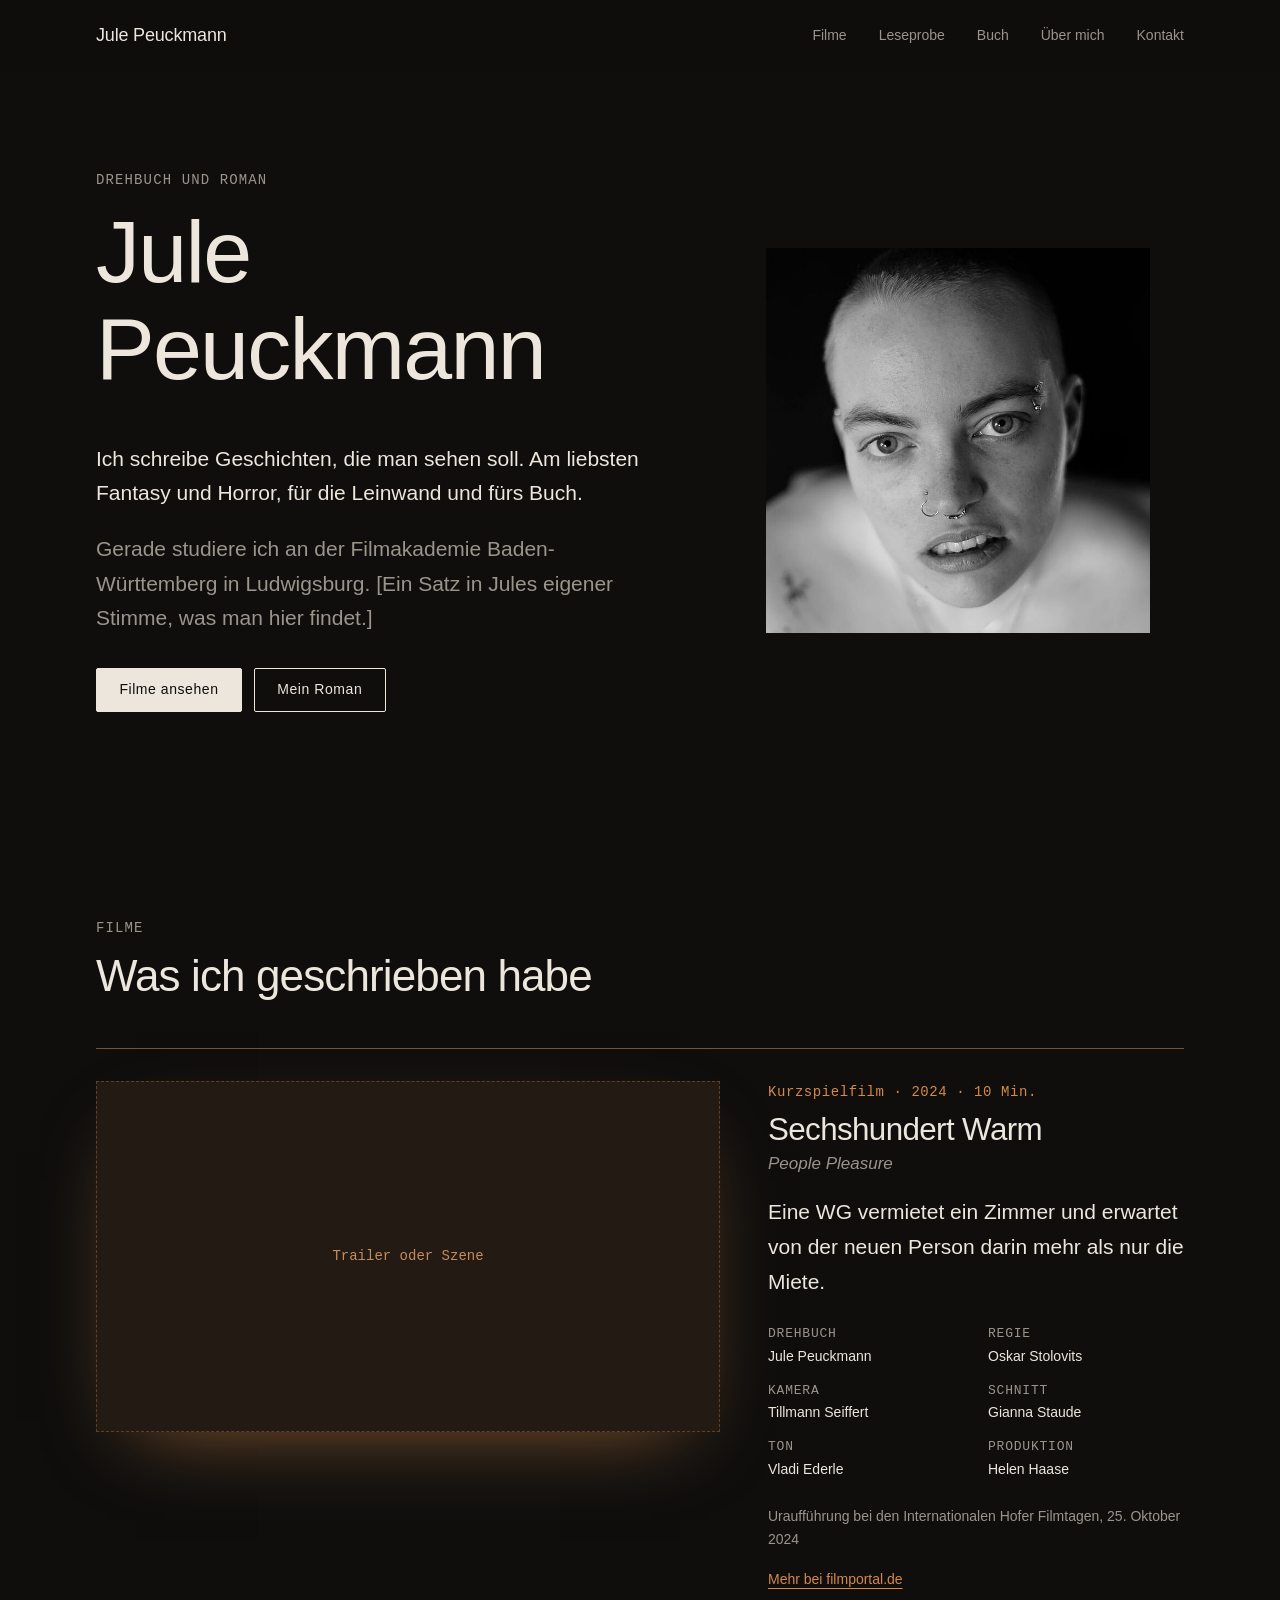
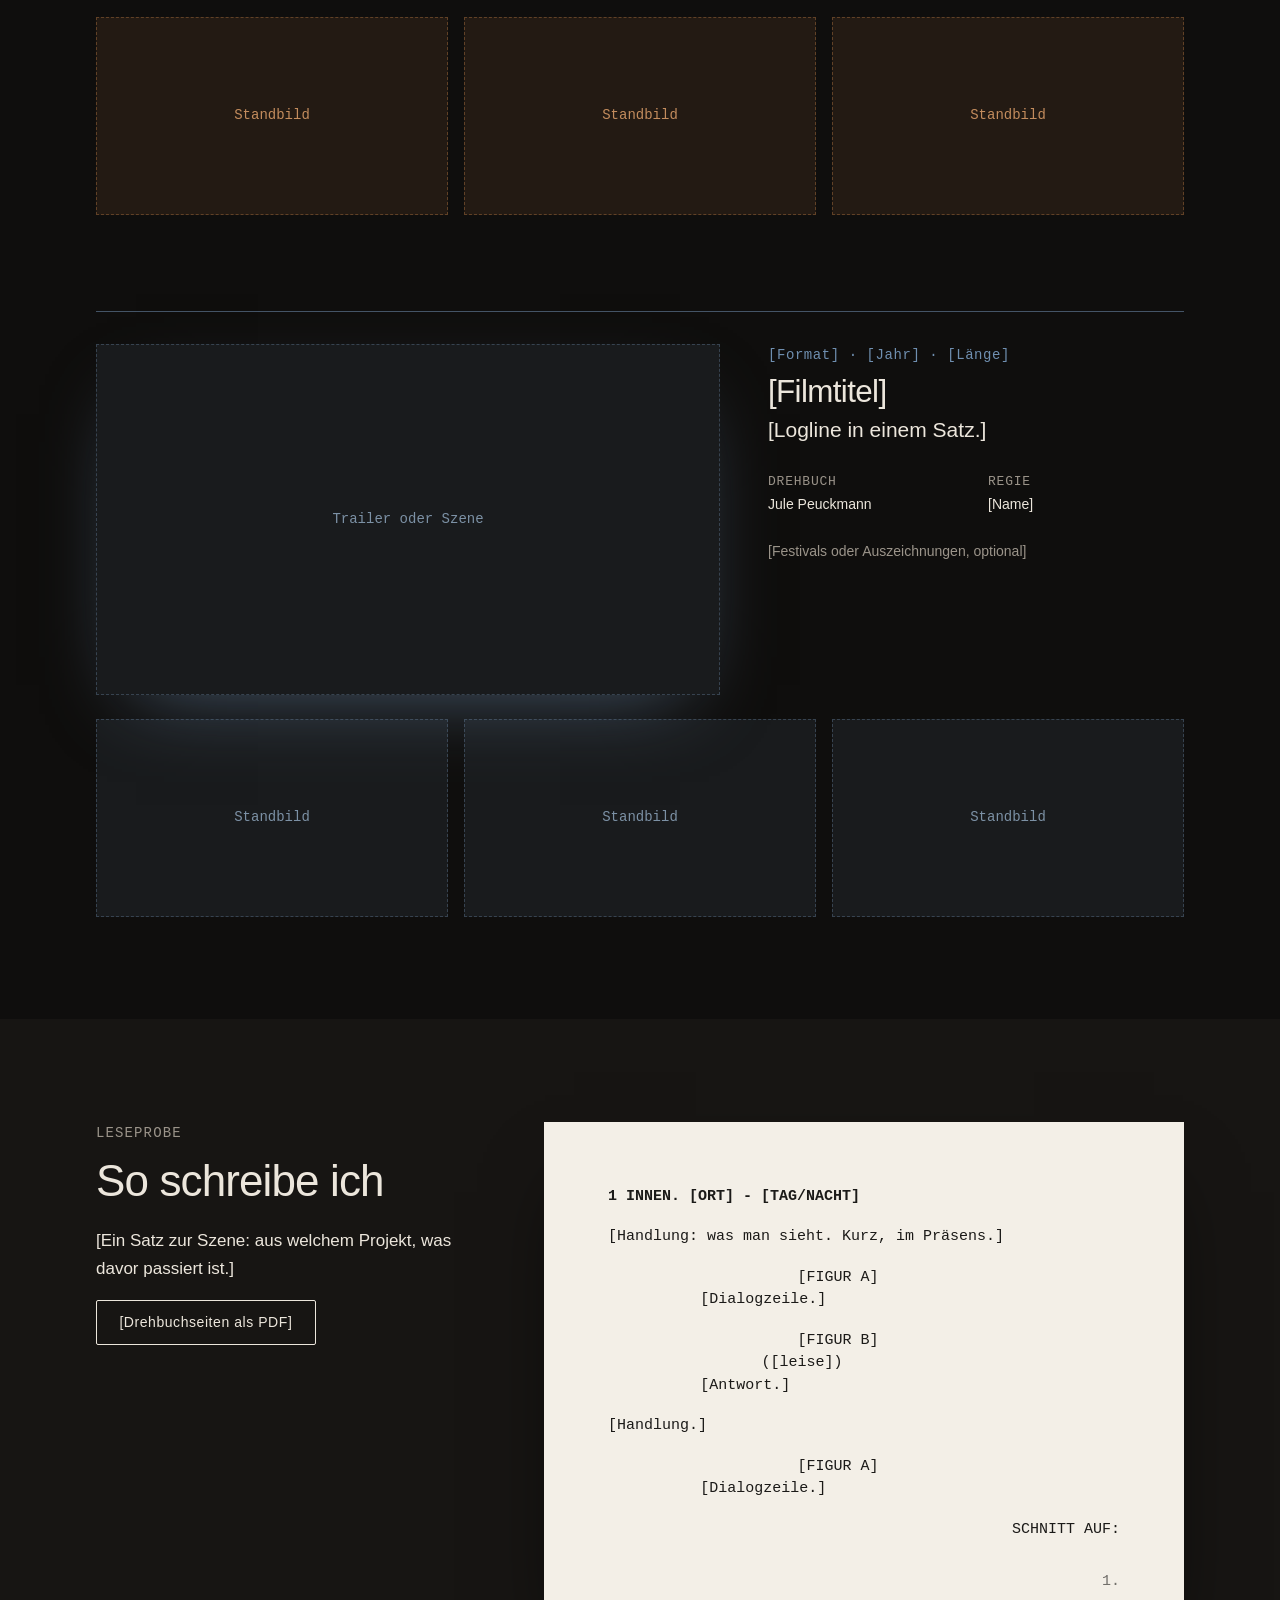
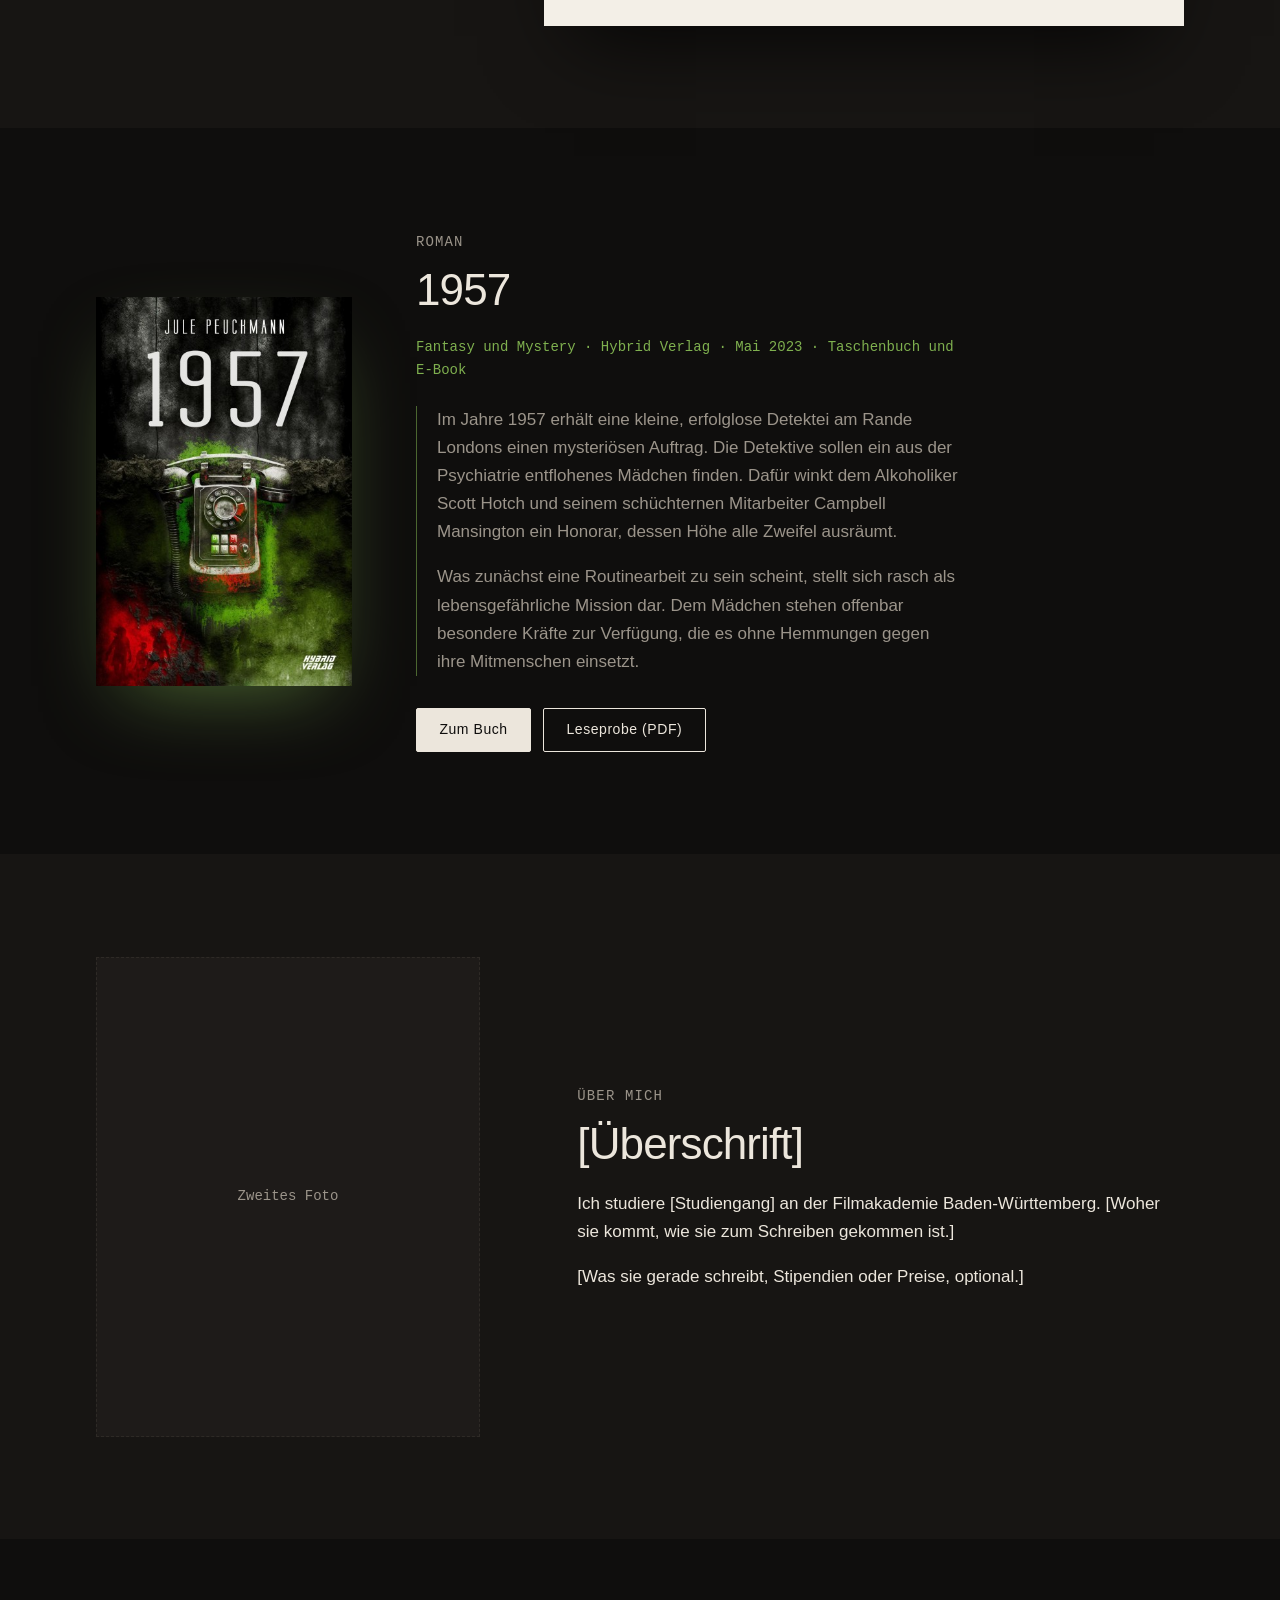
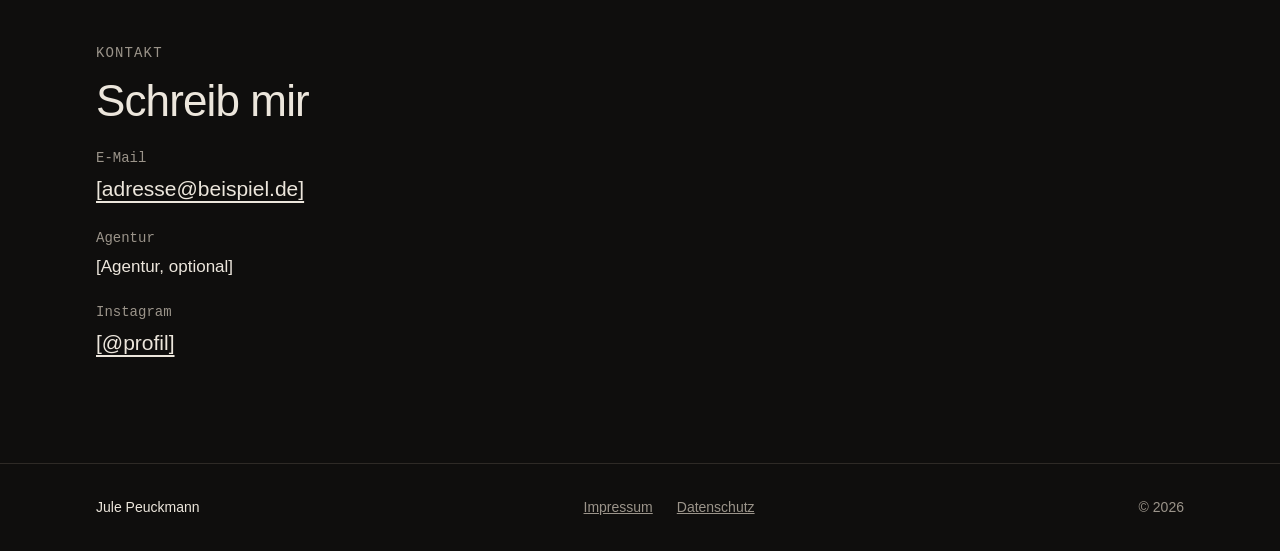
<file: index.html>
<!DOCTYPE html>
<html lang="de">
<head>
  <meta charset="UTF-8">
  <meta name="viewport" content="width=device-width, initial-scale=1.0">
  <title>Jule Peuckmann | Drehbuch</title>
  <meta name="description" content="Jule Peuckmann schreibt Drehbücher und studiert an der Filmakademie Baden-Württemberg. Filme, Leseprobe, Buch und Kontakt.">
  <meta name="theme-color" content="#0f0e0d">
  <meta property="og:title" content="Jule Peuckmann | Drehbuch">
  <meta property="og:description" content="Filme, Drehbuchseiten und ein Buch von Jule Peuckmann.">
  <meta property="og:type" content="website">
  <link rel="icon" href="favicon.svg" type="image/svg+xml">
  <link rel="stylesheet" href="assets/css/style.css?v=20261120-1">
  <script>document.documentElement.classList.add("js");</script>
  <script src="assets/js/main.js?v=20261120-1" defer></script>
</head>
<body>
  <a class="skip-link" href="#inhalt">Zum Inhalt springen</a>

  <!-- Header ============================================================ -->
  <header class="site-header">
    <div class="container header-inner">
      <a class="brand" href="#top">Jule Peuckmann</a>

      <nav class="nav" aria-label="Hauptnavigation">
        <a href="#filme">Filme</a>
        <a href="#leseprobe">Leseprobe</a>
        <a href="#buch">Buch</a>
        <a href="#ueber-mich">Über mich</a>
        <a href="#kontakt">Kontakt</a>
      </nav>

      <button class="menu-toggle" type="button" aria-expanded="false" aria-controls="mobile-menu" aria-label="Menü öffnen">
        <span></span>
        <span></span>
      </button>
    </div>
  </header>

  <div class="mobile-menu" id="mobile-menu" aria-hidden="true">
    <ul>
      <li><a href="#filme">Filme</a></li>
      <li><a href="#leseprobe">Leseprobe</a></li>
      <li><a href="#buch">Buch</a></li>
      <li><a href="#ueber-mich">Über mich</a></li>
      <li><a href="#kontakt">Kontakt</a></li>
    </ul>
  </div>

  <main id="top">
    <div id="inhalt"></div>

    <!-- Start: persönlich, wie ein kurzer Brief ========================== -->
    <section class="hero" aria-label="Einleitung">
      <div class="container hero__grid">
        <div class="hero__content">
          <p class="eyebrow reveal">Drehbuch und Roman</p>
          <h1 class="hero__title reveal">Jule Peuckmann</h1>
          <div class="hero__letter reveal">
            <p>Ich schreibe Geschichten, die man sehen soll. Am liebsten Fantasy und Horror, für die Leinwand und fürs Buch.</p>
            <p>Gerade studiere ich an der Filmakademie Baden-Württemberg in Ludwigsburg. [Ein Satz in Jules eigener Stimme, was man hier findet.]</p>
          </div>
          <div class="hero__actions reveal">
            <a class="btn btn--solid" href="#filme">Filme ansehen</a>
            <a class="btn" href="#buch">Mein Roman</a>
          </div>
        </div>
        <figure class="hero__media reveal">
          <img src="assets/images/jule-peuckmann.jpg" alt="Porträt von Jule Peuckmann in Schwarzweiß" width="700" height="701">
        </figure>
      </div>
    </section>

    <!-- Filme =============================================================
         Pro Film ein <article class="film">, neuester zuerst.
         Jeder Film hat seine eigene Stimmungsfarbe: style="--film: #...".
         Trailer oder Szene als eigene Datei (assets/video/*.mp4, H.264,
         etwa 720p) mit Standbild als poster. Kein YouTube/Vimeo ohne
         Anpassung von datenschutz.html (siehe CLAUDE.md). -->
    <section class="section" id="filme" aria-labelledby="filme-titel">
      <div class="container">
        <header class="section__head reveal">
          <p class="eyebrow">Filme</p>
          <h2 id="filme-titel">Was ich geschrieben habe</h2>
        </header>

        <div class="films">

          <article class="film reveal" style="--film: #d4894a;" aria-labelledby="film-600">
            <div class="film__media">
              <!-- <video controls preload="none" playsinline poster="assets/images/sechshundert-warm-still-1.jpg" width="1280" height="720">
                     <source src="assets/video/sechshundert-warm-trailer.mp4" type="video/mp4">
                   </video> -->
              <div class="placeholder placeholder--wide" aria-hidden="true">Trailer oder Szene</div>
            </div>
            <div class="film__body">
              <p class="film__meta">Kurzspielfilm · 2024 · 10 Min.</p>
              <h3 class="film__title" id="film-600">Sechshundert Warm</h3>
              <p class="film__alt">People Pleasure</p>
              <!-- Logline aus der Filmportal-Beschreibung abgeleitet, von Jule bestätigen oder ersetzen lassen. -->
              <p class="film__logline">Eine WG vermietet ein Zimmer und erwartet von der neuen Person darin mehr als nur die Miete.</p>
              <dl class="credits">
                <div><dt>Drehbuch</dt><dd>Jule Peuckmann</dd></div>
                <div><dt>Regie</dt><dd>Oskar Stolovits</dd></div>
                <div><dt>Kamera</dt><dd>Tillmann Seiffert</dd></div>
                <div><dt>Schnitt</dt><dd>Gianna Staude</dd></div>
                <div><dt>Ton</dt><dd>Vladi Ederle</dd></div>
                <div><dt>Produktion</dt><dd>Helen Haase</dd></div>
              </dl>
              <p class="film__festival">Uraufführung bei den Internationalen Hofer Filmtagen, 25. Oktober 2024</p>
              <a class="text-link" href="https://www.filmportal.de/en/node/2174465" target="_blank" rel="noopener noreferrer">Mehr bei filmportal.de</a>
            </div>
            <ul class="stills" aria-label="Standbilder">
              <!-- <li><img src="assets/images/sechshundert-warm-still-2.jpg" alt="..." width="1280" height="720" loading="lazy"></li> -->
              <li><div class="placeholder placeholder--wide" aria-hidden="true">Standbild</div></li>
              <li><div class="placeholder placeholder--wide" aria-hidden="true">Standbild</div></li>
              <li><div class="placeholder placeholder--wide" aria-hidden="true">Standbild</div></li>
            </ul>
          </article>

          <article class="film reveal" style="--film: #6f8fb0;" aria-labelledby="film-2">
            <div class="film__media">
              <div class="placeholder placeholder--wide" aria-hidden="true">Trailer oder Szene</div>
            </div>
            <div class="film__body">
              <p class="film__meta">[Format] · [Jahr] · [Länge]</p>
              <h3 class="film__title" id="film-2">[Filmtitel]</h3>
              <p class="film__logline">[Logline in einem Satz.]</p>
              <dl class="credits">
                <div><dt>Drehbuch</dt><dd>Jule Peuckmann</dd></div>
                <div><dt>Regie</dt><dd>[Name]</dd></div>
              </dl>
              <p class="film__festival">[Festivals oder Auszeichnungen, optional]</p>
            </div>
            <ul class="stills" aria-label="Standbilder">
              <li><div class="placeholder placeholder--wide" aria-hidden="true">Standbild</div></li>
              <li><div class="placeholder placeholder--wide" aria-hidden="true">Standbild</div></li>
              <li><div class="placeholder placeholder--wide" aria-hidden="true">Standbild</div></li>
            </ul>
          </article>

        </div>
      </div>
    </section>

    <!-- Leseprobe: Drehbuchseite im echten Format ======================= -->
    <section class="section section--tinted" id="leseprobe" aria-labelledby="leseprobe-titel">
      <div class="container reading">
        <header class="reading__head reveal">
          <p class="eyebrow">Leseprobe</p>
          <h2 id="leseprobe-titel">So schreibe ich</h2>
          <p>[Ein Satz zur Szene: aus welchem Projekt, was davor passiert ist.]</p>
          <!-- Ganze Leseprobe als PDF: assets/leseprobe/....pdf -->
          <a class="btn" href="#">[Drehbuchseiten als PDF]</a>
        </header>

        <!-- Szene aus einem ihrer Drehbücher. Elemente: .sp-slug (Szenenkopf),
             .sp-action (Handlung), .sp-char (Figur), .sp-paren (Regieanweisung),
             .sp-dialog (Dialog), .sp-trans (Übergang). -->
        <article class="screenplay reveal" aria-label="Drehbuchauszug">
          <p class="sp-slug">1 INNEN. [ORT] - [TAG/NACHT]</p>
          <p class="sp-action">[Handlung: was man sieht. Kurz, im Präsens.]</p>
          <p class="sp-char">[FIGUR A]</p>
          <p class="sp-dialog">[Dialogzeile.]</p>
          <p class="sp-char">[FIGUR B]</p>
          <p class="sp-paren">([leise])</p>
          <p class="sp-dialog">[Antwort.]</p>
          <p class="sp-action">[Handlung.]</p>
          <p class="sp-char">[FIGUR A]</p>
          <p class="sp-dialog">[Dialogzeile.]</p>
          <p class="sp-trans">SCHNITT AUF:</p>
          <p class="sp-page">1.</p>
        </article>
      </div>
    </section>

    <!-- Buch ============================================================== -->
    <section class="section" id="buch" aria-labelledby="buch-titel">
      <!-- Klappentext, Cover und Angaben vom Hybrid Verlag (Produktseite). -->
      <div class="container book reveal" style="--film: #7fb04f;">
        <figure class="book__cover">
          <img src="assets/images/1957-cover.jpg" alt="Buchcover von 1957: ein altes Telefon vor dunkler, grün und rot verfärbter Wand" width="395" height="600" loading="lazy">
        </figure>
        <div class="book__body">
          <p class="eyebrow">Roman</p>
          <h2 id="buch-titel">1957</h2>
          <p class="book__meta">Fantasy und Mystery · Hybrid Verlag · Mai 2023 · Taschenbuch und E-Book</p>
          <blockquote class="book__blurb">
            <p>Im Jahre 1957 erhält eine kleine, erfolglose Detektei am Rande Londons einen mysteriösen Auftrag. Die Detektive sollen ein aus der Psychiatrie entflohenes Mädchen finden. Dafür winkt dem Alkoholiker Scott Hotch und seinem schüchternen Mitarbeiter Campbell Mansington ein Honorar, dessen Höhe alle Zweifel ausräumt.</p>
            <p>Was zunächst eine Routinearbeit zu sein scheint, stellt sich rasch als lebensgefährliche Mission dar. Dem Mädchen stehen offenbar besondere Kräfte zur Verfügung, die es ohne Hemmungen gegen ihre Mitmenschen einsetzt.</p>
          </blockquote>
          <div class="book__actions">
            <a class="btn btn--solid" href="https://hybridverlagshop.de/fantasy-mystery/157/1957" target="_blank" rel="noopener noreferrer">Zum Buch</a>
            <a class="btn" href="https://hybridverlagshop.de/media/pdf/ed/db/29/XL_Leseprobe_1957.pdf" target="_blank" rel="noopener noreferrer">Leseprobe (PDF)</a>
          </div>
        </div>
      </div>
    </section>

    <!-- Über mich ========================================================= -->
    <section class="section section--tinted" id="ueber-mich" aria-labelledby="ueber-titel">
      <div class="container about">
        <figure class="about__media reveal">
          <div class="placeholder placeholder--portrait" aria-hidden="true">Zweites Foto</div>
        </figure>
        <div class="about__text reveal">
          <p class="eyebrow">Über mich</p>
          <h2 id="ueber-titel">[Überschrift]</h2>
          <p>Ich studiere [Studiengang] an der Filmakademie Baden-Württemberg. [Woher sie kommt, wie sie zum Schreiben gekommen ist.]</p>
          <p>[Was sie gerade schreibt, Stipendien oder Preise, optional.]</p>
        </div>
      </div>
    </section>

    <!-- Kontakt =========================================================== -->
    <section class="section" id="kontakt" aria-labelledby="kontakt-titel">
      <div class="container contact reveal">
        <p class="eyebrow">Kontakt</p>
        <h2 id="kontakt-titel">Schreib mir</h2>
        <ul class="contact__list">
          <li>
            <span class="contact__label">E-Mail</span>
            <a href="mailto:[adresse@beispiel.de]">[adresse@beispiel.de]</a>
          </li>
          <li>
            <span class="contact__label">Agentur</span>
            <span>[Agentur, optional]</span>
          </li>
          <li>
            <span class="contact__label">Instagram</span>
            <a href="#" target="_blank" rel="noopener noreferrer">[@profil]</a>
          </li>
        </ul>
      </div>
    </section>

  </main>

  <!-- Footer ============================================================ -->
  <footer class="site-footer">
    <div class="container footer-inner">
      <span class="footer-brand">Jule Peuckmann</span>
      <nav class="footer-links" aria-label="Rechtliches">
        <a href="impressum.html">Impressum</a>
        <a href="datenschutz.html">Datenschutz</a>
      </nav>
      <span>&copy; <span id="year">2026</span></span>
    </div>
  </footer>

</body>
</html>
</file>
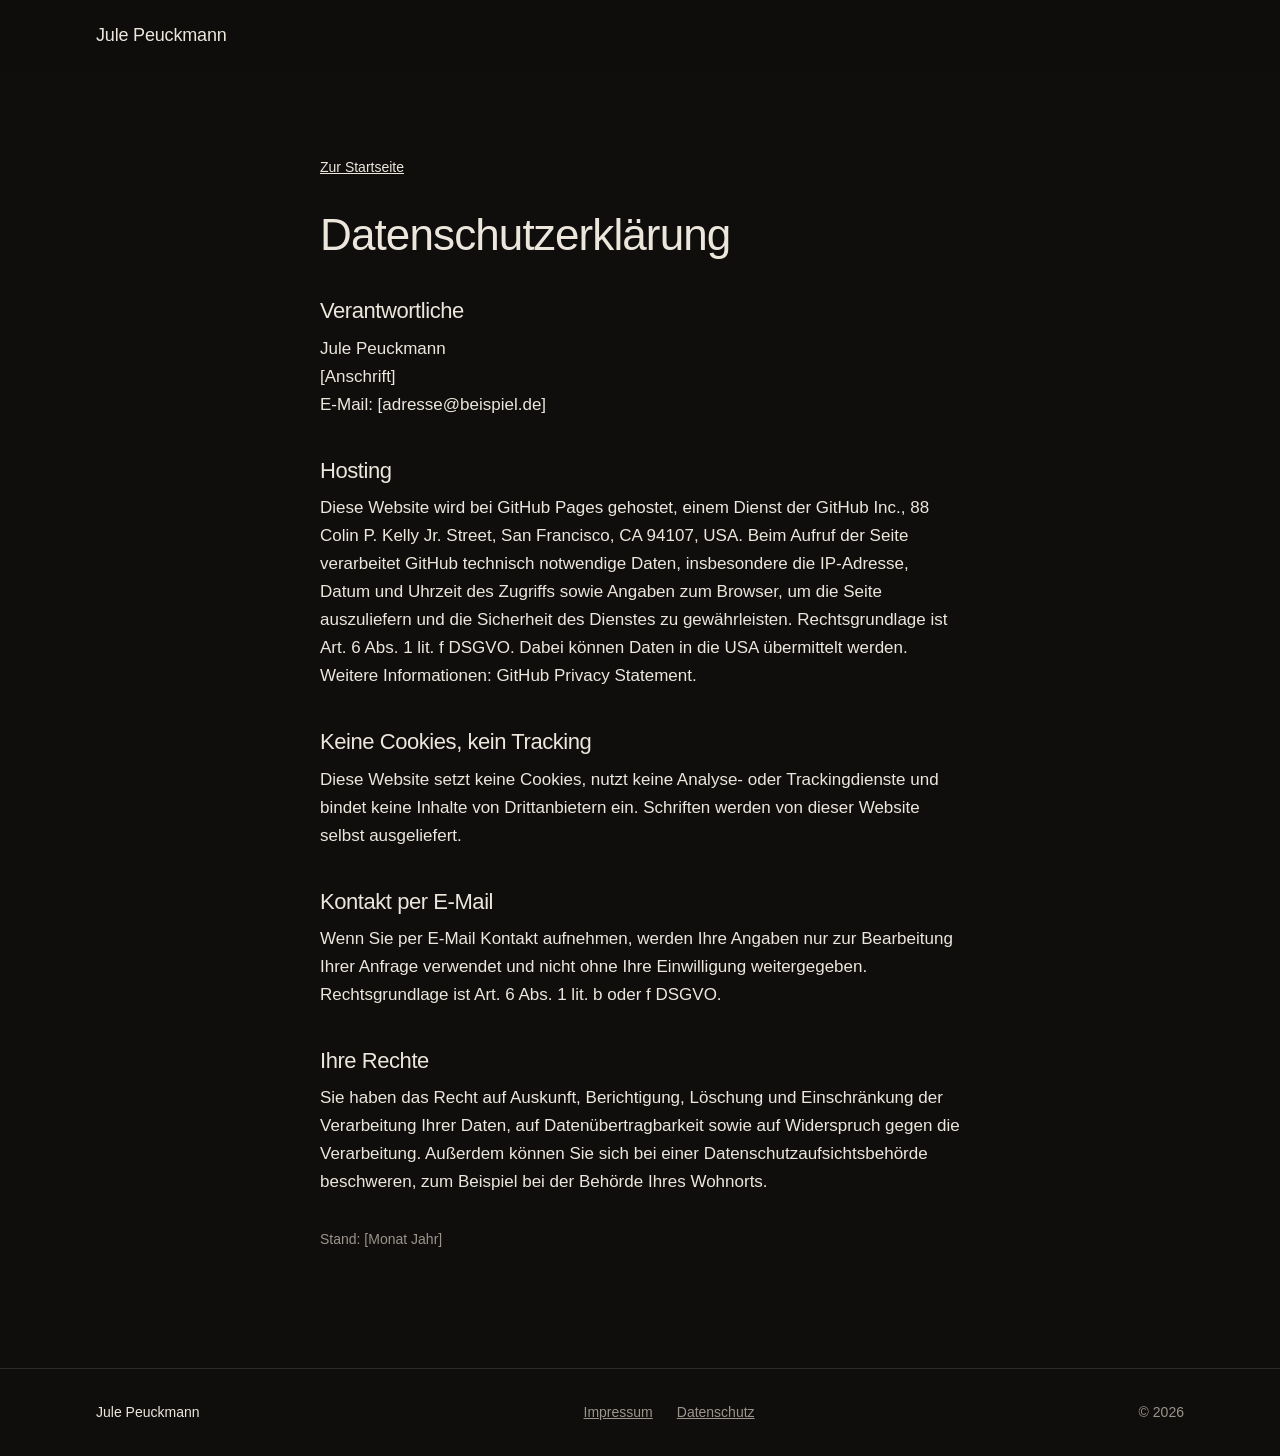
<file: datenschutz.html>
<!DOCTYPE html>
<html lang="de">
<head>
  <meta charset="UTF-8">
  <meta name="viewport" content="width=device-width, initial-scale=1.0">
  <title>Datenschutz | Jule Peuckmann</title>
  <meta name="robots" content="noindex">
  <link rel="icon" href="favicon.svg" type="image/svg+xml">
  <link rel="stylesheet" href="assets/css/style.css?v=20261120-1">
  <script src="assets/js/main.js?v=20261120-1" defer></script>
</head>
<body>
  <header class="site-header">
    <div class="container header-inner">
      <a class="brand" href="index.html">Jule Peuckmann</a>
    </div>
  </header>

  <main class="container legal">
    <a class="back" href="index.html">Zur Startseite</a>
    <h1>Datenschutzerklärung</h1>

    <!-- Vorlage, keine Rechtsberatung. Stimmt nur, solange die Seite keine
         externen Dienste einbindet (siehe CLAUDE.md). Vor dem Livegang mit
         den echten Angaben füllen und von der Autorin prüfen lassen. -->

    <h2>Verantwortliche</h2>
    <p>
      Jule Peuckmann<br>
      [Anschrift]<br>
      E-Mail: [adresse@beispiel.de]
    </p>

    <h2>Hosting</h2>
    <p>
      Diese Website wird bei GitHub Pages gehostet, einem Dienst der GitHub Inc.,
      88 Colin P. Kelly Jr. Street, San Francisco, CA 94107, USA. Beim Aufruf der Seite
      verarbeitet GitHub technisch notwendige Daten, insbesondere die IP-Adresse,
      Datum und Uhrzeit des Zugriffs sowie Angaben zum Browser, um die Seite
      auszuliefern und die Sicherheit des Dienstes zu gewährleisten. Rechtsgrundlage ist
      Art. 6 Abs. 1 lit. f DSGVO. Dabei können Daten in die USA übermittelt werden.
      Weitere Informationen: GitHub Privacy Statement.
    </p>

    <h2>Keine Cookies, kein Tracking</h2>
    <p>
      Diese Website setzt keine Cookies, nutzt keine Analyse- oder Trackingdienste und
      bindet keine Inhalte von Drittanbietern ein. Schriften werden von dieser Website
      selbst ausgeliefert.
    </p>

    <h2>Kontakt per E-Mail</h2>
    <p>
      Wenn Sie per E-Mail Kontakt aufnehmen, werden Ihre Angaben nur zur Bearbeitung
      Ihrer Anfrage verwendet und nicht ohne Ihre Einwilligung weitergegeben.
      Rechtsgrundlage ist Art. 6 Abs. 1 lit. b oder f DSGVO.
    </p>

    <h2>Ihre Rechte</h2>
    <p>
      Sie haben das Recht auf Auskunft, Berichtigung, Löschung und Einschränkung der
      Verarbeitung Ihrer Daten, auf Datenübertragbarkeit sowie auf Widerspruch gegen die
      Verarbeitung. Außerdem können Sie sich bei einer Datenschutzaufsichtsbehörde
      beschweren, zum Beispiel bei der Behörde Ihres Wohnorts.
    </p>

    <p class="note">Stand: [Monat Jahr]</p>
  </main>

  <footer class="site-footer">
    <div class="container footer-inner">
      <span class="footer-brand">Jule Peuckmann</span>
      <nav class="footer-links" aria-label="Rechtliches">
        <a href="impressum.html">Impressum</a>
        <a href="datenschutz.html" aria-current="page">Datenschutz</a>
      </nav>
      <span>&copy; <span id="year">2026</span></span>
    </div>
  </footer>
</body>
</html>
</file>
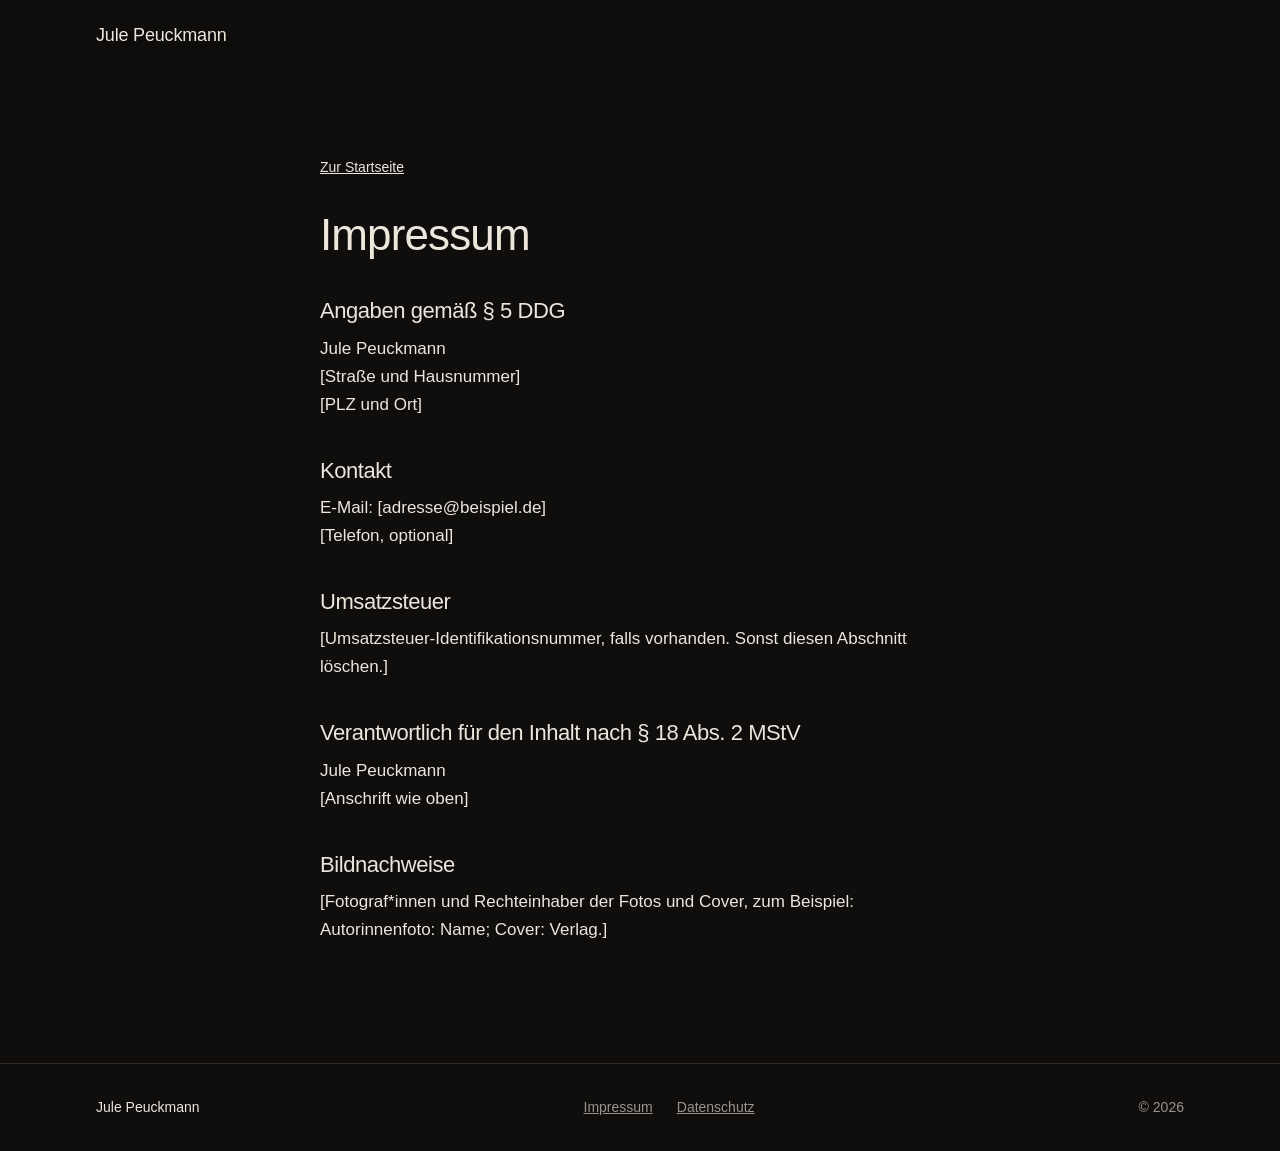
<file: impressum.html>
<!DOCTYPE html>
<html lang="de">
<head>
  <meta charset="UTF-8">
  <meta name="viewport" content="width=device-width, initial-scale=1.0">
  <title>Impressum | Jule Peuckmann</title>
  <meta name="robots" content="noindex">
  <link rel="icon" href="favicon.svg" type="image/svg+xml">
  <link rel="stylesheet" href="assets/css/style.css?v=20261120-1">
  <script src="assets/js/main.js?v=20261120-1" defer></script>
</head>
<body>
  <header class="site-header">
    <div class="container header-inner">
      <a class="brand" href="index.html">Jule Peuckmann</a>
    </div>
  </header>

  <main class="container legal">
    <a class="back" href="index.html">Zur Startseite</a>
    <h1>Impressum</h1>

    <!-- Vorlage, keine Rechtsberatung. Vor dem Livegang mit den echten
         Angaben füllen und von der Autorin prüfen lassen. -->

    <h2>Angaben gemäß § 5 DDG</h2>
    <p>
      Jule Peuckmann<br>
      [Straße und Hausnummer]<br>
      [PLZ und Ort]
    </p>

    <h2>Kontakt</h2>
    <p>
      E-Mail: [adresse@beispiel.de]<br>
      [Telefon, optional]
    </p>

    <h2>Umsatzsteuer</h2>
    <p>[Umsatzsteuer-Identifikationsnummer, falls vorhanden. Sonst diesen Abschnitt löschen.]</p>

    <h2>Verantwortlich für den Inhalt nach § 18 Abs. 2 MStV</h2>
    <p>
      Jule Peuckmann<br>
      [Anschrift wie oben]
    </p>

    <h2>Bildnachweise</h2>
    <p>[Fotograf*innen und Rechteinhaber der Fotos und Cover, zum Beispiel: Autorinnenfoto: Name; Cover: Verlag.]</p>
  </main>

  <footer class="site-footer">
    <div class="container footer-inner">
      <span class="footer-brand">Jule Peuckmann</span>
      <nav class="footer-links" aria-label="Rechtliches">
        <a href="impressum.html" aria-current="page">Impressum</a>
        <a href="datenschutz.html">Datenschutz</a>
      </nav>
      <span>&copy; <span id="year">2026</span></span>
    </div>
  </footer>
</body>
</html>
</file>
<file: assets/css/style.css>
/* ==========================================================================
   Website Jule Peuckmann
   Dark, cinematic look: change the variables in :root first (colours,
   fonts, sizes), not the rules below. Each film sets its own mood colour
   with style="--film: #..." on its <article class="film">.
   ========================================================================== */

:root {
  /* Colours */
  --bg: #0f0e0d;
  --bg-tinted: #171513;
  --surface: #1e1b19;
  --ink: #ece6dc;
  --ink-soft: #9b948a;
  --line: #2e2a26;
  --accent: #ece6dc;
  --accent-ink: #0f0e0d;
  --paper: #f3efe7;
  --paper-ink: #1b1a18;

  /* Fonts: system fonts, nothing loaded from outside. Self-host any web
     font as .woff2 in assets/fonts/ (no Google Fonts, see CLAUDE.md).
     Courier is the screenplay font and also marks small labels. */
  --font-display: -apple-system, BlinkMacSystemFont, "Helvetica Neue", "Segoe UI", Roboto, Arial, sans-serif;
  --font-body: -apple-system, BlinkMacSystemFont, "Segoe UI", Roboto, Helvetica, Arial, sans-serif;
  --font-script: "Courier Prime", "Courier New", Courier, monospace;

  /* Type scale */
  --text-small: 0.875rem;
  --text-body: 1.0625rem;
  --text-lead: clamp(1.125rem, 0.6vw + 1rem, 1.3125rem);
  --text-h3: clamp(1.5rem, 1.2vw + 1rem, 2rem);
  --text-h2: clamp(1.75rem, 2.2vw + 1rem, 2.75rem);
  --text-hero: clamp(2.75rem, 6vw + 1rem, 5.5rem);

  /* Layout */
  --container: 72rem;
  --gutter: clamp(1rem, 4vw, 2rem);
  --section-y: clamp(4rem, 8vw, 7rem);
  --radius: 2px;
  --header-h: 4.5rem;
}

/* Base ===================================================================== */

*,
*::before,
*::after {
  box-sizing: border-box;
}

html {
  -webkit-text-size-adjust: 100%;
  scroll-padding-top: var(--header-h);
  color-scheme: dark;
}

@media (prefers-reduced-motion: no-preference) {
  html {
    scroll-behavior: smooth;
  }
}

body {
  margin: 0;
  background: var(--bg);
  color: var(--ink);
  font-family: var(--font-body);
  font-size: var(--text-body);
  line-height: 1.65;
  -webkit-font-smoothing: antialiased;
}

h1,
h2,
h3 {
  margin: 0 0 0.5em;
  font-family: var(--font-display);
  font-weight: 500;
  letter-spacing: -0.02em;
  line-height: 1.1;
  text-wrap: balance;
}

h2 {
  font-size: var(--text-h2);
}

h3 {
  font-size: var(--text-h3);
}

p {
  margin: 0 0 1em;
}

img,
video {
  display: block;
  max-width: 100%;
  height: auto;
}

a {
  color: inherit;
}

:focus-visible {
  outline: 2px solid var(--ink);
  outline-offset: 3px;
}

ul,
dl,
dd {
  margin: 0;
  padding: 0;
  list-style: none;
}

figure,
blockquote {
  margin: 0;
}

.container {
  width: 100%;
  max-width: var(--container);
  margin-inline: auto;
  padding-inline: var(--gutter);
}

.skip-link {
  position: absolute;
  left: 1rem;
  top: -3rem;
  z-index: 100;
  padding: 0.5rem 1rem;
  background: var(--ink);
  color: var(--accent-ink);
}

.skip-link:focus {
  top: 1rem;
}

.eyebrow {
  margin-bottom: 0.75rem;
  color: var(--ink-soft);
  font-family: var(--font-script);
  font-size: var(--text-small);
  letter-spacing: 0.08em;
  text-transform: uppercase;
}

.text-link {
  font-size: var(--text-small);
  text-underline-offset: 0.25em;
}

.note {
  margin-top: 2rem;
  color: var(--ink-soft);
  font-size: var(--text-small);
}

/* Buttons ================================================================== */

.btn {
  display: inline-flex;
  align-items: center;
  justify-content: center;
  min-height: 2.75rem;
  padding: 0.6rem 1.4rem;
  border: 1px solid var(--ink);
  border-radius: var(--radius);
  color: var(--ink);
  font-size: var(--text-small);
  letter-spacing: 0.04em;
  text-decoration: none;
  transition: background-color 0.2s, color 0.2s;
}

.btn:hover {
  background: var(--ink);
  color: var(--accent-ink);
}

.btn--solid {
  background: var(--accent);
  border-color: var(--accent);
  color: var(--accent-ink);
}

.btn--solid:hover {
  background: transparent;
  color: var(--ink);
}

/* Placeholders (remove once real images exist) ============================= */

.placeholder {
  display: grid;
  place-items: center;
  border: 1px dashed var(--line);
  background: var(--surface);
  color: var(--ink-soft);
  font-family: var(--font-script);
  font-size: var(--text-small);
}

.placeholder--cover {
  aspect-ratio: 2 / 3;
}

.placeholder--portrait {
  aspect-ratio: 4 / 5;
}

.placeholder--wide {
  aspect-ratio: 16 / 9;
}

/* Header =================================================================== */

.site-header {
  position: sticky;
  top: 0;
  z-index: 50;
  background: color-mix(in srgb, var(--bg) 88%, transparent);
  -webkit-backdrop-filter: blur(10px);
  backdrop-filter: blur(10px);
  border-bottom: 1px solid transparent;
  transition: border-color 0.2s;
}

.site-header.is-scrolled {
  border-bottom-color: var(--line);
}

.header-inner {
  display: flex;
  align-items: center;
  justify-content: space-between;
  gap: 2rem;
  min-height: var(--header-h);
}

.brand {
  font-family: var(--font-display);
  font-size: 1.125rem;
  font-weight: 500;
  letter-spacing: -0.01em;
  text-decoration: none;
}

.nav {
  display: none;
  gap: 2rem;
  font-size: var(--text-small);
}

.nav a {
  color: var(--ink-soft);
  text-decoration: none;
  transition: color 0.2s;
}

.nav a:hover {
  color: var(--ink);
}

.menu-toggle {
  position: relative;
  z-index: 60;
  display: grid;
  gap: 6px;
  place-content: center;
  width: 2.75rem;
  height: 2.75rem;
  padding: 0;
  border: 0;
  background: none;
  color: var(--ink);
  cursor: pointer;
}

.menu-toggle span {
  display: block;
  width: 22px;
  height: 1.5px;
  background: currentColor;
  transition: transform 0.25s;
}

.menu-open .menu-toggle span:first-child {
  transform: translateY(3.75px) rotate(45deg);
}

.menu-open .menu-toggle span:last-child {
  transform: translateY(-3.75px) rotate(-45deg);
}

.mobile-menu {
  position: fixed;
  inset: 0;
  z-index: 40;
  display: flex;
  flex-direction: column;
  justify-content: center;
  padding: var(--header-h) var(--gutter) 2rem;
  background: var(--bg);
  visibility: hidden;
  opacity: 0;
  transition: opacity 0.25s, visibility 0.25s;
}

.mobile-menu li + li {
  margin-top: 1rem;
}

.mobile-menu a {
  font-family: var(--font-display);
  font-size: 2rem;
  font-weight: 500;
  text-decoration: none;
}

.menu-open .mobile-menu {
  visibility: visible;
  opacity: 1;
}

@media (min-width: 52rem) {
  .nav {
    display: flex;
  }

  .menu-toggle,
  .mobile-menu {
    display: none;
  }
}

/* Hero: a short personal letter next to a portrait ======================== */

.hero {
  padding-block: clamp(3rem, 8vw, 6rem) var(--section-y);
}

.hero__grid {
  display: grid;
  gap: 3rem;
  align-items: center;
}

.hero__title {
  font-size: var(--text-hero);
}

.hero__letter {
  max-width: 34rem;
  font-size: var(--text-lead);
}

.hero__letter p + p {
  color: var(--ink-soft);
}

.hero__actions {
  display: flex;
  flex-wrap: wrap;
  gap: 0.75rem;
  margin-top: 2rem;
}

.hero__media {
  max-width: 24rem;
  width: 100%;
  justify-self: center;
}

@media (min-width: 52rem) {
  .hero__grid {
    grid-template-columns: 1.3fr 1fr;
  }
}

/* Sections ================================================================= */

.section {
  padding-block: var(--section-y);
}

.section--tinted {
  background: var(--bg-tinted);
}

.section__head {
  max-width: 40rem;
  margin-bottom: 3rem;
}

/* Films: each one tinted by its own --film colour */

.films {
  display: grid;
  gap: clamp(4rem, 8vw, 6rem);
}

.film {
  --film: var(--ink-soft);
  display: grid;
  gap: 1.5rem 3rem;
  padding-top: 2rem;
  border-top: 1px solid color-mix(in srgb, var(--film) 55%, transparent);
}

.film__media {
  position: relative;
  overflow: hidden;
  background: #000;
  box-shadow: 0 30px 80px -40px color-mix(in srgb, var(--film) 70%, transparent);
}

.film__media video,
.film__media img {
  width: 100%;
  aspect-ratio: 16 / 9;
  object-fit: cover;
}

.film .placeholder {
  border-color: color-mix(in srgb, var(--film) 35%, transparent);
  background: color-mix(in srgb, var(--film) 10%, var(--bg));
  color: color-mix(in srgb, var(--film) 70%, var(--ink-soft));
}

.film__meta {
  margin-bottom: 0.5rem;
  color: var(--film);
  font-family: var(--font-script);
  font-size: var(--text-small);
  letter-spacing: 0.04em;
}

.film__title {
  margin-bottom: 0.2rem;
}

.film__alt {
  color: var(--ink-soft);
  font-style: italic;
}

.film__logline {
  max-width: 34rem;
  font-size: var(--text-lead);
}

.credits {
  display: grid;
  grid-template-columns: repeat(2, minmax(0, 1fr));
  gap: 0.75rem 1.5rem;
  margin-block: 1.5rem;
  font-size: var(--text-small);
}

.credits dt {
  color: var(--ink-soft);
  font-family: var(--font-script);
  font-size: 0.8125rem;
  text-transform: uppercase;
  letter-spacing: 0.06em;
}

.film__festival {
  color: var(--ink-soft);
  font-size: var(--text-small);
}

.film .text-link {
  color: var(--film);
}

.stills {
  display: grid;
  grid-template-columns: repeat(3, minmax(0, 1fr));
  gap: 0.5rem;
}

.stills img {
  width: 100%;
  aspect-ratio: 16 / 9;
  object-fit: cover;
}

@media (min-width: 52rem) {
  .film {
    grid-template-columns: 1.5fr 1fr;
    align-items: start;
  }

  .stills {
    grid-column: 1 / -1;
    gap: 1rem;
  }

  .credits {
    grid-template-columns: 1fr;
  }
}

@media (min-width: 64rem) {
  .credits {
    grid-template-columns: repeat(2, minmax(0, 1fr));
  }
}

/* Reading sample: a screenplay page in standard format */

.reading {
  display: grid;
  gap: 3rem;
  align-items: start;
}

.reading__head {
  max-width: 26rem;
}

.screenplay {
  width: 100%;
  max-width: 40rem;
  justify-self: center;
  padding: clamp(1.75rem, 6vw, 4rem) clamp(1.25rem, 6vw, 4rem) 2rem;
  background: var(--paper);
  color: var(--paper-ink);
  font-family: var(--font-script);
  font-size: clamp(0.8125rem, 0.4vw + 0.7rem, 0.9375rem);
  line-height: 1.5;
  box-shadow: 0 40px 80px -30px rgba(0, 0, 0, 0.8);
}

.screenplay p {
  margin: 0 0 1.2em;
}

.sp-slug {
  font-weight: 700;
  text-transform: uppercase;
}

.sp-char {
  margin: 0 0 0 !important;
  padding-left: 37%;
  text-transform: uppercase;
}

.sp-paren {
  margin: 0 !important;
  padding-left: 30%;
}

.sp-dialog {
  padding-inline: 18% 15%;
}

.sp-trans {
  text-align: right;
  text-transform: uppercase;
}

.sp-page {
  margin: 2em 0 0 !important;
  text-align: right;
  opacity: 0.6;
}

@media (min-width: 52rem) {
  .reading {
    grid-template-columns: 1fr 1.6fr;
  }

  .reading__head {
    position: sticky;
    top: calc(var(--header-h) + 2rem);
  }
}

/* Book */

.book {
  display: grid;
  gap: 2.5rem;
  align-items: center;
}

.book__cover {
  max-width: 16rem;
  width: 100%;
}

.book__body {
  max-width: 34rem;
}

.book__cover img {
  width: 100%;
  box-shadow: 0 30px 80px -30px color-mix(in srgb, var(--film) 60%, transparent);
}

.book__meta {
  color: var(--film);
  font-family: var(--font-script);
  font-size: var(--text-small);
}

.book__blurb {
  margin-block: 1.5rem 2rem;
  padding-left: 1.25rem;
  border-left: 1px solid color-mix(in srgb, var(--film) 55%, transparent);
  color: var(--ink-soft);
}

.book__actions {
  display: flex;
  flex-wrap: wrap;
  gap: 0.75rem;
}

.hero__media img {
  width: 100%;
  filter: grayscale(1);
}

@media (min-width: 52rem) {
  .book {
    grid-template-columns: 16rem 1fr;
    gap: 4rem;
  }
}

/* About */

.about {
  display: grid;
  gap: 3rem;
  align-items: center;
}

.about__media {
  max-width: 24rem;
  width: 100%;
}

.about__text {
  max-width: 38rem;
}

@media (min-width: 52rem) {
  .about {
    grid-template-columns: 1fr 1.4fr;
  }
}

/* Contact */

.contact__list {
  display: grid;
  gap: 1.25rem;
  max-width: 36rem;
  margin-top: 1rem;
}

.contact__list li {
  display: grid;
  gap: 0.15rem;
}

.contact__label {
  color: var(--ink-soft);
  font-family: var(--font-script);
  font-size: var(--text-small);
}

.contact__list a {
  font-size: var(--text-lead);
  text-underline-offset: 0.25em;
  overflow-wrap: anywhere;
}

/* Footer =================================================================== */

.site-footer {
  padding-block: 2rem;
  border-top: 1px solid var(--line);
  color: var(--ink-soft);
  font-size: var(--text-small);
}

.footer-inner {
  display: flex;
  flex-wrap: wrap;
  align-items: center;
  justify-content: space-between;
  gap: 1rem 2rem;
}

.footer-brand {
  color: var(--ink);
  font-family: var(--font-display);
}

.footer-links {
  display: flex;
  gap: 1.5rem;
}

/* Legal pages and 404 ====================================================== */

.legal {
  max-width: 44rem;
  padding-block: clamp(3rem, 8vw, 5rem) var(--section-y);
}

.legal h1 {
  font-size: var(--text-h2);
}

.legal h2 {
  margin-top: 2.5rem;
  font-size: 1.375rem;
}

.legal .back {
  display: inline-block;
  margin-bottom: 2rem;
  font-size: var(--text-small);
}

/* Reveal on scroll (only with JS and without reduced motion) =============== */

@media (prefers-reduced-motion: no-preference) {
  .js .reveal {
    opacity: 0;
    transform: translateY(14px);
    transition: opacity 0.7s ease, transform 0.7s ease;
  }

  .js .reveal.is-visible {
    opacity: 1;
    transform: none;
  }
}
</file>
